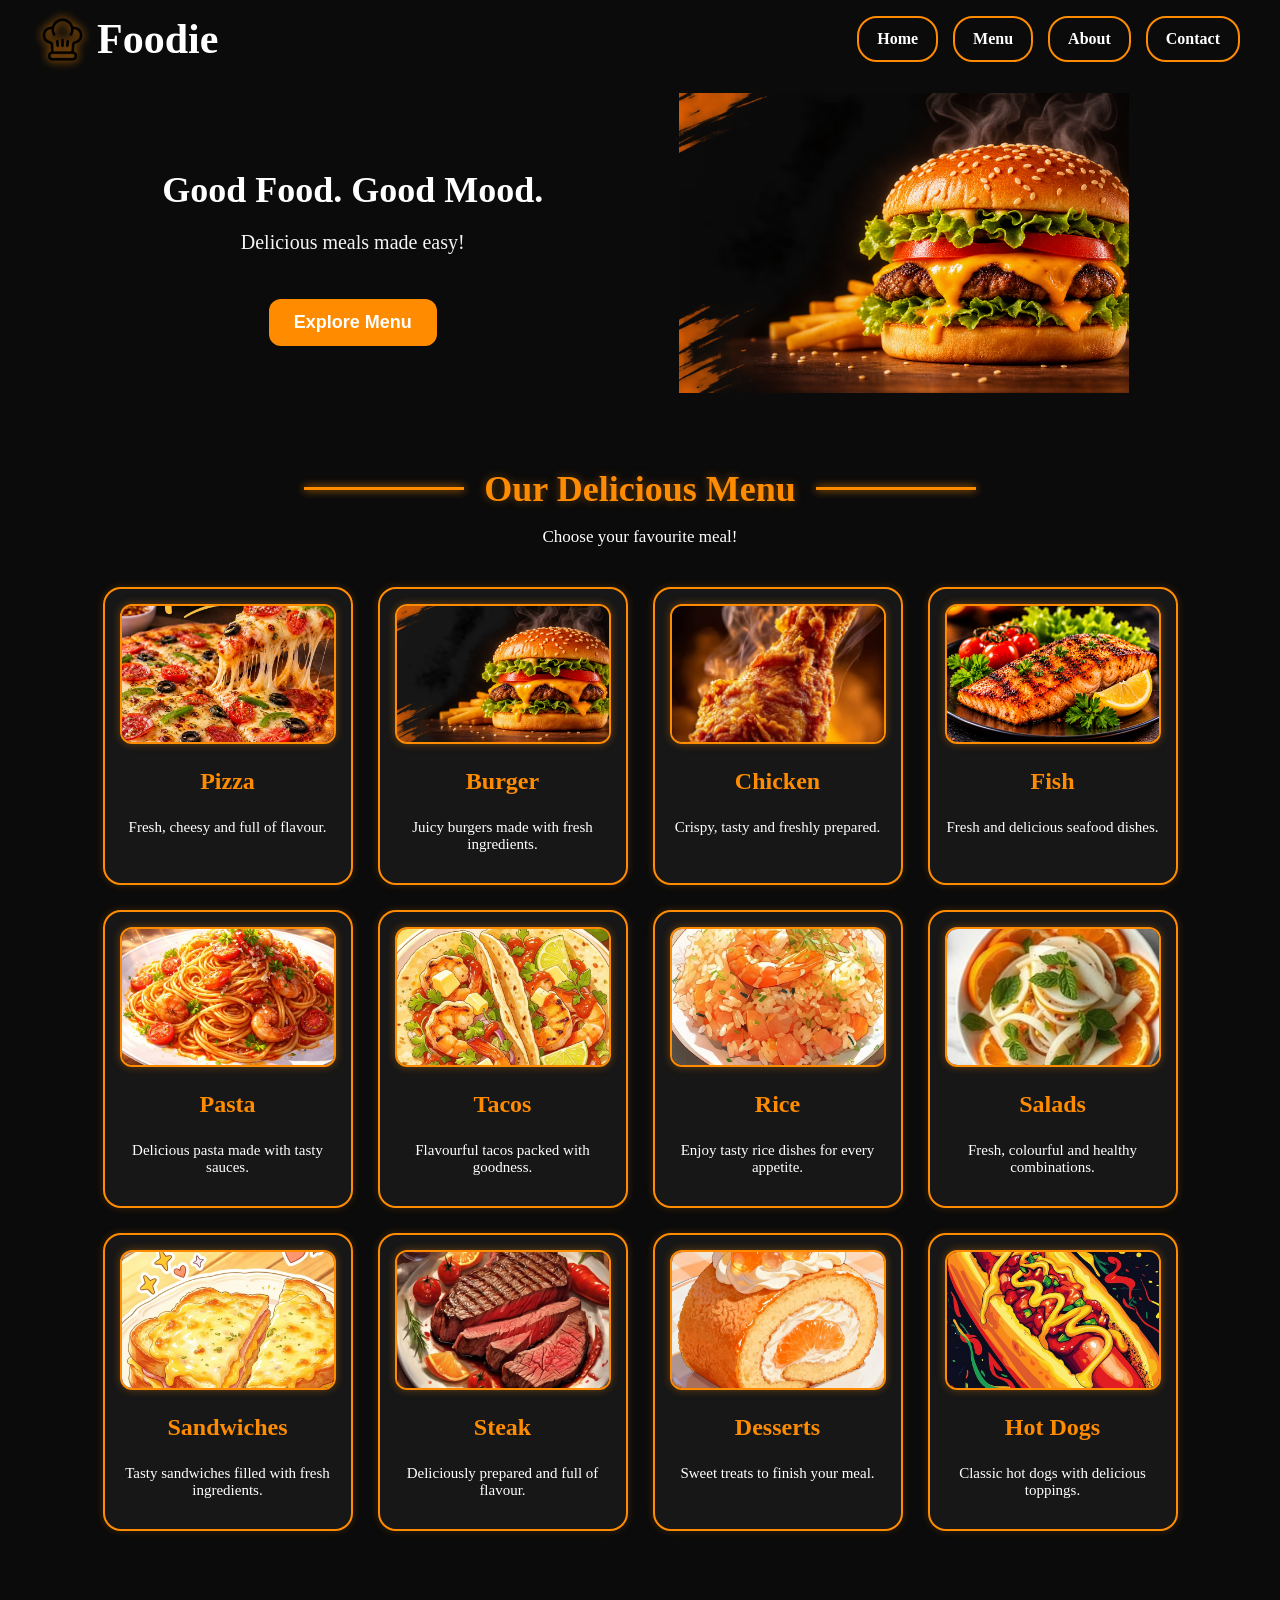
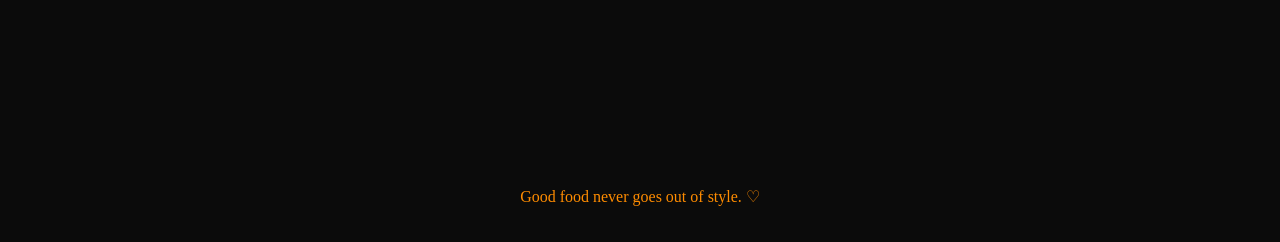
<file: index.html>
<!doctype html>
<html lang="en">
  <head>
    <meta charset="UTF-8" />
    <meta name="viewport" content="width=device-width, initial-scale=1.0" />

    <link href="styl.css" rel="stylesheet" />

    <title>Foodie</title>
  </head>

  <body>
    <!-- HEADER -->
    <header>
      <div class="container">
        <div class="logo">
          <img src="chef-hat.png" alt="Chef Hat" />
          <h1>Foodie</h1>
        </div>

        <nav>
          <ul>
            <li><a class="nav-button" href="#home">Home</a></li>
            <li><a class="nav-button" href="#menu">Menu</a></li>
            <li><a class="nav-button" href="about.html">About</a></li>
            <li><a class="nav-button" href="contact.html">Contact</a></li>
          </ul>
        </nav>
      </div>
    </header>

    <!-- HOME SECTION -->
    <section class="hero" id="home">
      <div class="hero-text">
        <h2>Good Food. Good Mood.</h2>

        <p>Delicious meals made easy!</p>

        <button
          class="explore-btn"
          type="button"
          onclick="
            document
              .getElementById('menu')
              .scrollIntoView({ behavior: 'smooth' })
          "
        >
          Explore Menu
        </button>
      </div>

      <div class="hero-image">
        <img
          src="Sizzling Gourmet Cheeseburger Banner (1).png"
          alt="Delicious Gourmet Cheeseburger"
        />
      </div>
    </section>

    <!-- MENU SECTION -->
    <section id="menu">
      <h2 class="menu-title">Our Delicious Menu</h2>

      <p class="menu-subtitle">Choose your favourite meal!</p>

      <div class="food-container">
        <!-- PIZZA -->
        <div class="food-card">
          <img
            src="Delicious Cheesy Pizza 🍕 _ Homemade Pizza Inspiration.jpg"
            alt="Delicious Pizza"
          />
          <h3>Pizza</h3>
          <p>Fresh, cheesy and full of flavour.</p>
        </div>

        <!-- BURGER -->
        <div class="food-card">
          <img
            src="Sizzling Gourmet Cheeseburger Banner (1).png"
            alt="Delicious Burger"
          />
          <h3>Burger</h3>
          <p>Juicy burgers made with fresh ingredients.</p>
        </div>

        <!-- CHICKEN -->
        <div class="food-card">
          <img
            src="Crispy Fried Chicken Leg Piece 🍗🔥 _ Juicy & Crunchy Chicken Recipe.jpg"
            alt="Crispy Fried Chicken"
          />
          <h3>Chicken</h3>
          <p>Crispy, tasty and freshly prepared.</p>
        </div>

        <!-- FISH -->
        <div class="food-card">
          <img src="fish.jpg" alt="Fish" />
          <h3>Fish</h3>
          <p>Fresh and delicious seafood dishes.</p>
        </div>

        <!-- PASTA -->
        <div class="food-card">
          <img src="pasta.jpg" alt="Pasta" />
          <h3>Pasta</h3>
          <p>Delicious pasta made with tasty sauces.</p>
        </div>

        <!-- TACOS -->
        <div class="food-card">
          <img src="taco.jpg" alt="Tacos" />
          <h3>Tacos</h3>
          <p>Flavourful tacos packed with goodness.</p>
        </div>

        <!-- RICE -->
        <div class="food-card">
          <img src="rice.jpg" alt="Rice" />
          <h3>Rice</h3>
          <p>Enjoy tasty rice dishes for every appetite.</p>
        </div>

        <!-- SALADS -->
        <div class="food-card">
          <img src="salad.jpg" alt="Salads" />
          <h3>Salads</h3>
          <p>Fresh, colourful and healthy combinations.</p>
        </div>

        <!-- SANDWICHES -->
        <div class="food-card">
          <img src="sandwitch.jpg" alt="Sandwiches" />
          <h3>Sandwiches</h3>
          <p>Tasty sandwiches filled with fresh ingredients.</p>
        </div>

        <!-- STEAK -->
        <div class="food-card">
          <img src="steak.jpg" alt="Steak" />
          <h3>Steak</h3>
          <p>Deliciously prepared and full of flavour.</p>
        </div>

        <!-- DESSERTS -->
        <div class="food-card">
          <img src="desert.jpg" alt="Desserts" />
          <h3>Desserts</h3>
          <p>Sweet treats to finish your meal.</p>
        </div>

        <!-- HOT DOGS -->
        <div class="food-card">
          <img src="hotdog.jpg" alt="Hot Dogs" />
          <h3>Hot Dogs</h3>
          <p>Classic hot dogs with delicious toppings.</p>
        </div>
      </div>
    </section>

    <!-- ABOUT SECTION -->
    <section id="about"></section>

    <!-- CONTACT SECTION -->
    <section id="contact"></section>

    <!-- FOOTER -->
    <footer>
      <p>Good food never goes out of style. ♡</p>
    </footer>

    <!-- JAVASCRIPT -->
    <script src="script.js"></script>
  </body>
</html>
</file>
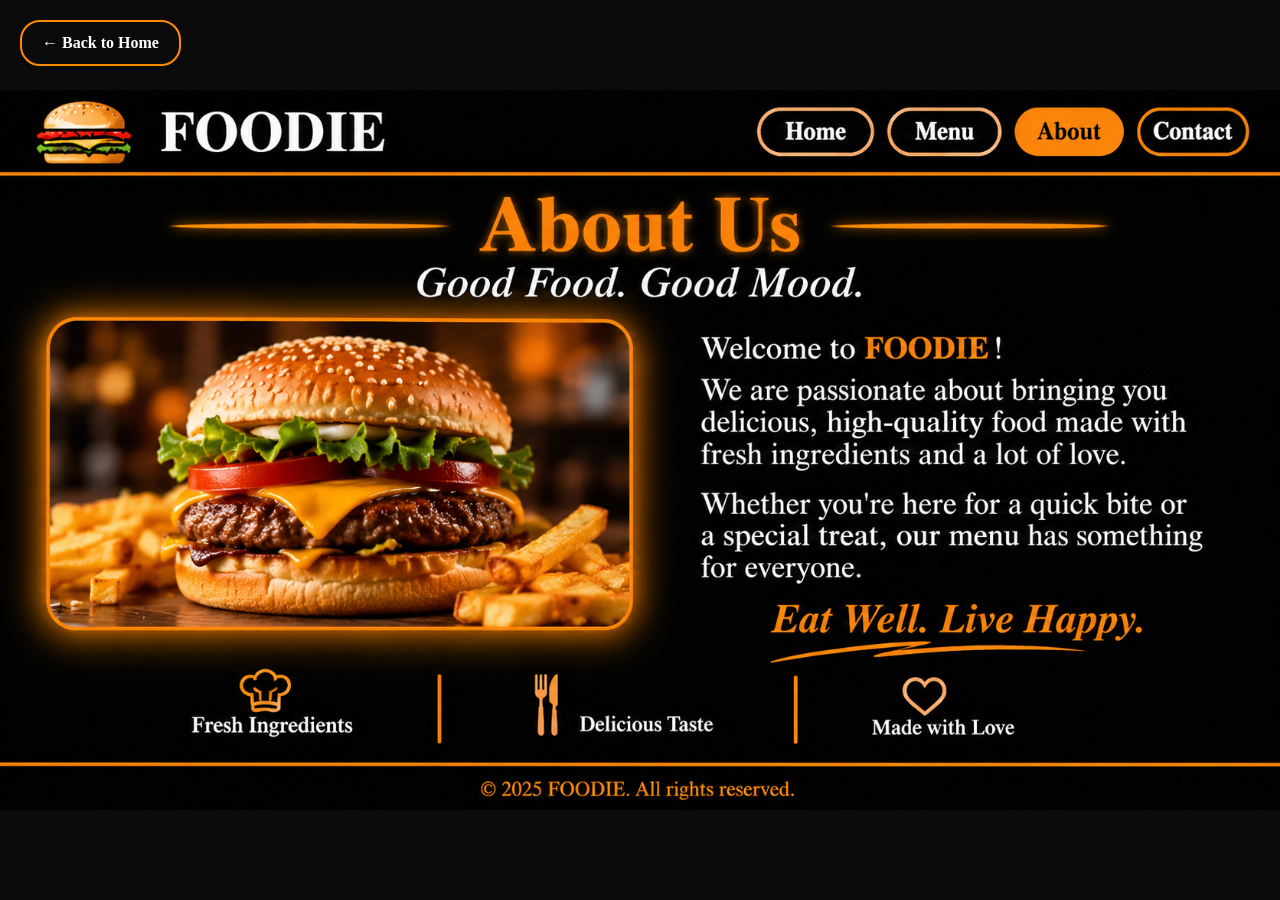
<file: about.html>
<!DOCTYPE html>
<html lang="en">

<head>
    <meta charset="UTF-8">
    <meta name="viewport" content="width=device-width, initial-scale=1.0">

    <title>FOODIE - About Us</title>

    <style>
        * {
            box-sizing: border-box;
        }

        body {
            margin: 0;
            padding: 0;
            background-color: #0b0b0b;
        }

        .back-button {
            position: fixed;
            top: 20px;
            left: 20px;
            z-index: 10;
            background-color: #0b0b0b;
            color: white;
            border: 2px solid #ff8c00;
            padding: 12px 20px;
            border-radius: 20px;
            text-decoration: none;
            font-weight: bold;
            font-family: Georgia, serif;
        }

        .back-button:hover {
            background-color: #ff8c00;
            color: black;
        }

        .about-image {
            width: 100%;
            min-height: 100vh;
            display: flex;
            justify-content: center;
            align-items: center;
        }

        .about-image img {
            width: 100%;
            height: 100vh;
            object-fit: contain;
            display: block;
        }
    </style>

</head>

<body>

    <a href="index.html" class="back-button">← Back to Home</a>

    <div class="about-image">

        <img src="FOODIE About Us Restaurant Showcase.png"
            alt="FOODIE About Us Restaurant Showcase">

    </div>

</body>

</html>
</file>
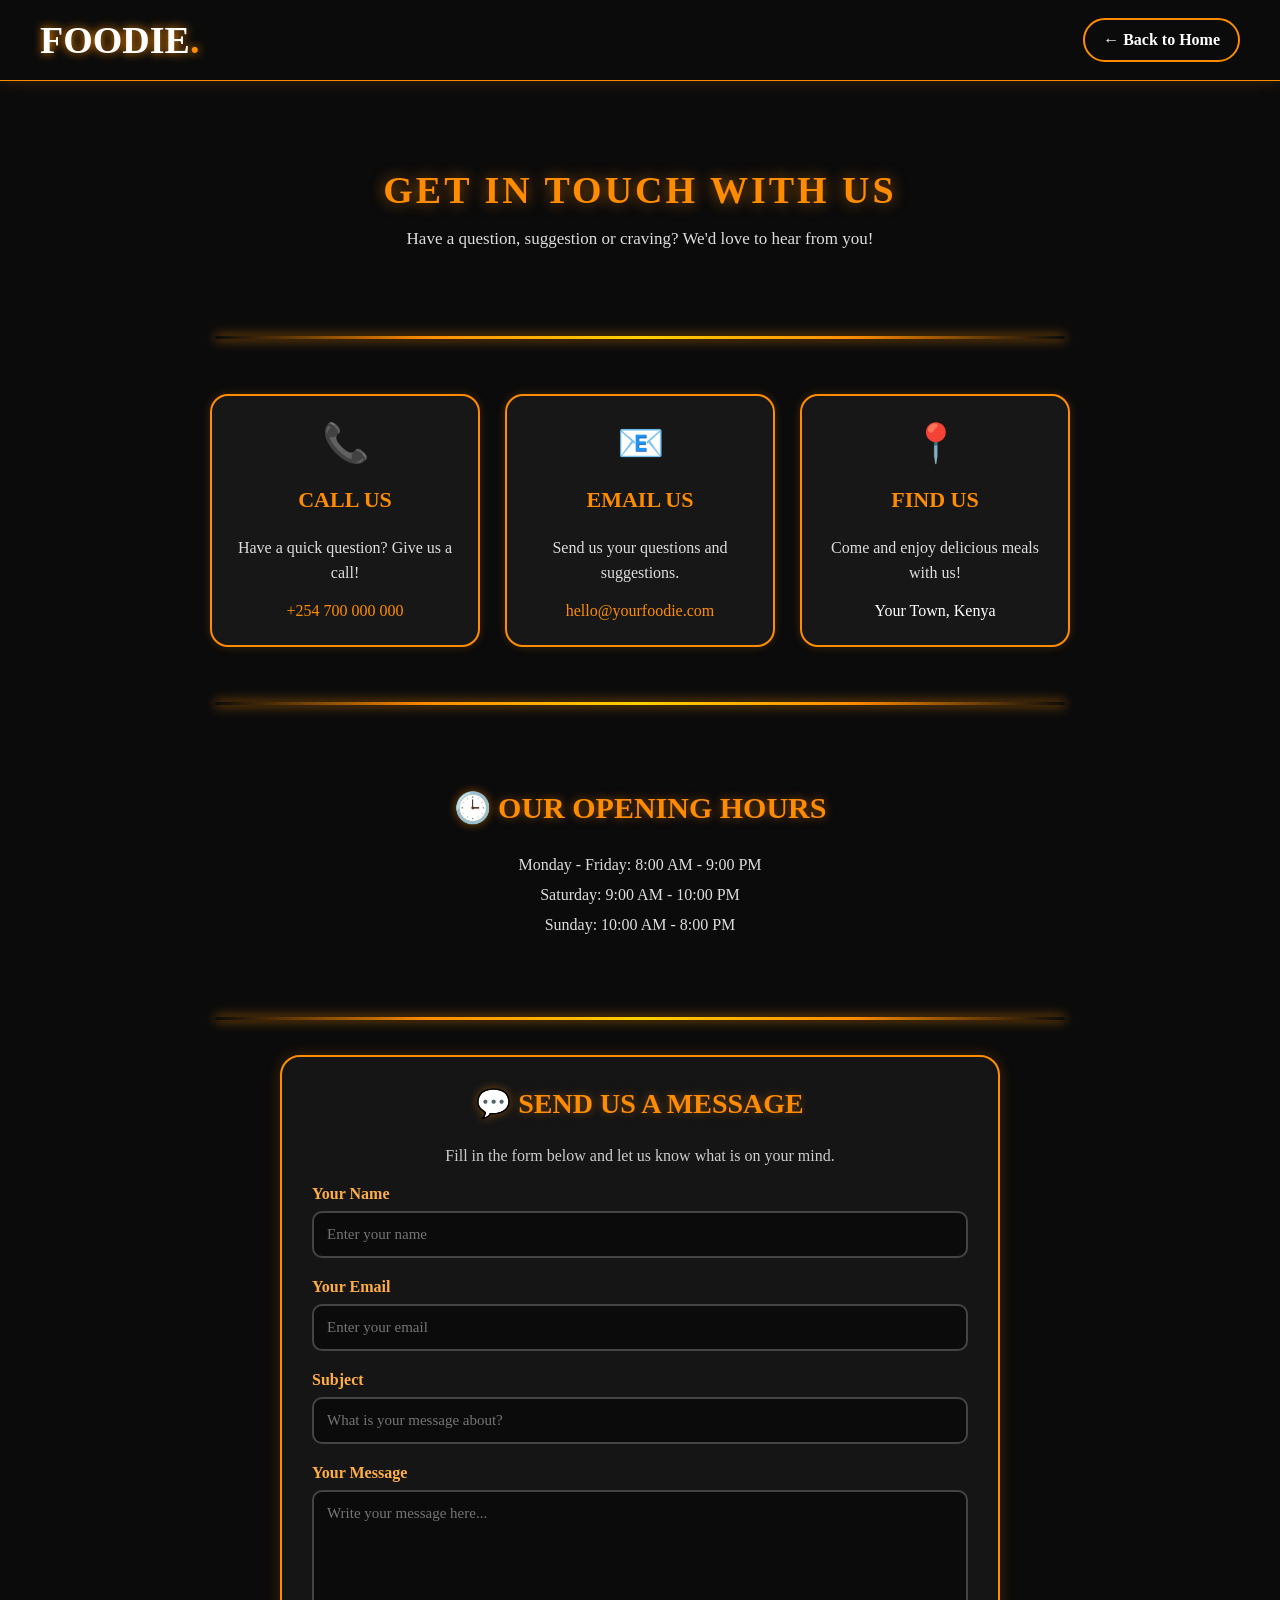
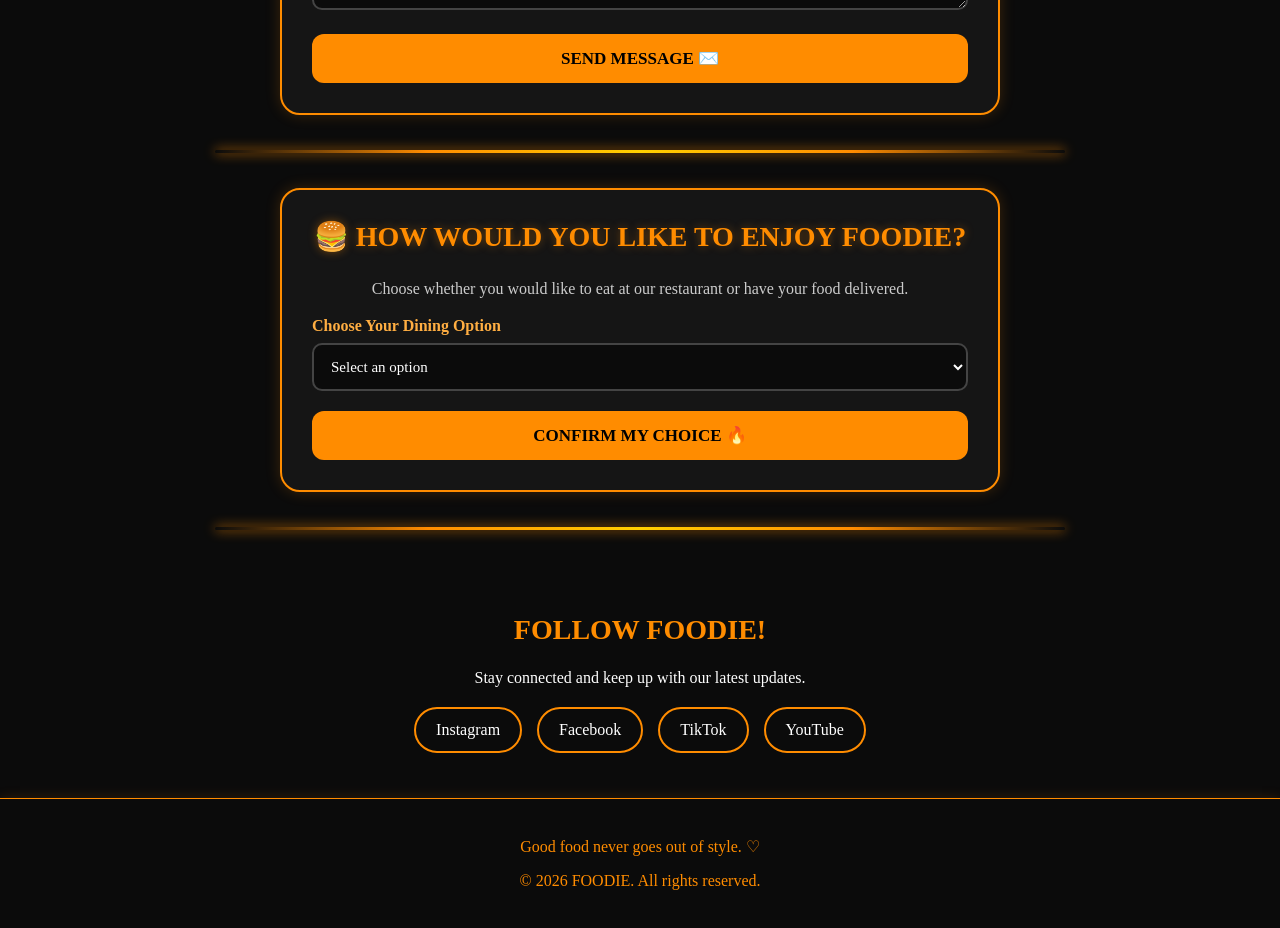
<file: contact.html>
<!DOCTYPE html>
<html lang="en">

<head>
    <meta charset="UTF-8">
    <meta name="viewport" content="width=device-width, initial-scale=1.0">

    <title>Foodie | Contact Us</title>

    <style>
        * {
            box-sizing: border-box;
        }

        html {
            scroll-behavior: smooth;
        }

        body {
            margin: 0;
            background: #0b0b0b;
            color: white;
            font-family: Georgia, serif;
        }

        /* HEADER */

        header {
            padding: 18px 40px;
            display: flex;
            align-items: center;
            justify-content: space-between;
            border-bottom: 1px solid #ff8c00;
            box-shadow: 0 0 15px rgba(255, 140, 0, 0.2);
        }

        .logo {
            display: flex;
            align-items: center;
            gap: 12px;
        }

        .logo h1 {
            margin: 0;
            font-size: 38px;
            color: white;
            text-shadow: 0 0 10px #ff8c00;
        }

        .logo span {
            color: #ff8c00;
        }

        .back-button {
            text-decoration: none;
            color: white;
            border: 2px solid #ff8c00;
            padding: 11px 18px;
            border-radius: 25px;
            transition: 0.3s;
            font-weight: bold;
        }

        .back-button:hover {
            background: #ff8c00;
            color: black;
            box-shadow: 0 0 15px #ff8c00;
        }

        /* HERO */

        .contact-hero {
            text-align: center;
            padding: 55px 20px 35px;
        }

        .contact-hero h2 {
            color: #ff8c00;
            font-size: 38px;
            letter-spacing: 3px;
            text-shadow: 0 0 15px rgba(255, 140, 0, 0.6);
            margin-bottom: 12px;
        }

        .contact-hero p {
            color: #ddd;
            font-size: 17px;
        }

        /* SECTION DIVIDERS */

        .section-divider {
            width: 75%;
            max-width: 850px;
            height: 3px;
            margin: 35px auto;
            border-radius: 10px;

            background: linear-gradient(
                90deg,
                transparent,
                #ff8c00,
                #ffd000,
                #ff8c00,
                transparent
            );

            box-shadow: 0 0 12px #ff8c00;
            animation: dividerGlow 2s infinite alternate;
        }

        @keyframes dividerGlow {
            from {
                opacity: 0.55;
                box-shadow: 0 0 5px #ff8c00;
            }

            to {
                opacity: 1;
                box-shadow: 0 0 18px #ff8c00;
            }
        }

        /* CONTACT CARDS */

        .contact-cards {
            display: flex;
            justify-content: center;
            flex-wrap: wrap;
            gap: 25px;
            padding: 20px;
        }

        .contact-card {
            width: 270px;
            background: #171717;
            border: 2px solid #ff8c00;
            border-radius: 18px;
            padding: 25px 18px;
            text-align: center;

            box-shadow: 0 0 10px rgba(255, 140, 0, 0.2);

            transition: transform 0.35s ease,
                        box-shadow 0.35s ease;

            animation: cardAppear 0.8s ease both;
        }

        .contact-card:hover {
            transform: translateY(-10px);
            box-shadow: 0 0 22px rgba(255, 140, 0, 0.65);
        }

        .contact-card .emoji {
            font-size: 38px;
        }

        .contact-card h3 {
            color: #ff8c00;
            font-size: 22px;
        }

        .contact-card p {
            color: #ddd;
            line-height: 1.6;
            overflow-wrap: anywhere;
        }

        .contact-card a {
            color: #ff8c00;
            text-decoration: none;
        }

        @keyframes cardAppear {
            from {
                opacity: 0;
                transform: translateY(20px);
            }

            to {
                opacity: 1;
                transform: translateY(0);
            }
        }

        /* OPENING HOURS */

        .opening-hours {
            text-align: center;
            padding: 25px 20px;
        }

        .opening-hours h2 {
            color: #ff8c00;
            font-size: 30px;
            text-shadow: 0 0 10px rgba(255, 140, 0, 0.5);
        }

        .opening-hours p {
            color: #ddd;
            line-height: 1.9;
        }

        /* FORMS */

        .form-section {
            width: 90%;
            max-width: 720px;
            margin: 35px auto;
            padding: 30px;

            background: #151515;
            border: 2px solid #ff8c00;
            border-radius: 20px;

            box-shadow: 0 0 15px rgba(255, 140, 0, 0.2);
        }

        .form-section h2 {
            text-align: center;
            color: #ff8c00;
            font-size: 28px;
            margin-top: 0;
            text-shadow: 0 0 10px rgba(255, 140, 0, 0.4);
        }

        .form-section > p {
            text-align: center;
            color: #ccc;
            line-height: 1.6;
        }

        .form-group {
            margin-bottom: 20px;
        }

        .form-group label {
            display: block;
            margin-bottom: 8px;
            color: #ffae42;
            font-weight: bold;
        }

        input,
        textarea,
        select {
            width: 100%;
            padding: 13px;
            border: 2px solid #444;
            border-radius: 10px;
            background: #0b0b0b;
            color: white;
            font-family: Georgia, serif;
            font-size: 15px;
            transition: 0.3s ease;
        }

        input:focus,
        textarea:focus,
        select:focus {
            outline: none;
            border-color: #ff8c00;
            box-shadow: 0 0 14px #ff8c00;
            background: #1c1c1c;
        }

        textarea {
            min-height: 120px;
            resize: vertical;
        }

        select option {
            background: #171717;
            color: white;
        }

        /* FORM BUTTONS */

        .submit-btn {
            display: block;
            width: 100%;
            padding: 14px;
            border: none;
            border-radius: 12px;

            background: #ff8c00;
            color: black;

            font-size: 17px;
            font-weight: bold;
            font-family: Georgia, serif;

            cursor: pointer;
            transition: 0.3s;
        }

        .submit-btn:hover {
            background: #ffae42;
            transform: translateY(-3px);
            box-shadow: 0 0 18px #ff8c00;
        }

        /* DELIVERY LOCATION */

        #deliveryLocation {
            display: none;
            margin-top: 20px;
            padding: 20px;

            border: 1px solid #ff8c00;
            border-radius: 15px;
            background: #1c1c1c;

            animation: cardAppear 0.4s ease;
        }

        #deliveryLocation h3 {
            color: #ff8c00;
        }

        /* CONFIRMATION MESSAGE */

        .confirmation {
            display: none;
            margin-top: 20px;
            padding: 15px;
            text-align: center;

            color: #ffae42;
            background: #252015;
            border: 1px solid #ff8c00;
            border-radius: 12px;

            animation: confirmationAppear 0.5s ease;
        }

        @keyframes confirmationAppear {
            from {
                opacity: 0;
                transform: scale(0.9);
            }

            to {
                opacity: 1;
                transform: scale(1);
            }
        }

        /* SOCIAL MEDIA */

        .social-section {
            text-align: center;
            padding: 25px 20px 45px;
        }

        .social-section h2 {
            color: #ff8c00;
            font-size: 28px;
        }

        .social-links {
            display: flex;
            justify-content: center;
            flex-wrap: wrap;
            gap: 15px;
            margin-top: 20px;
        }

        .social-links a {
            text-decoration: none;
            color: white;
            border: 2px solid #ff8c00;
            padding: 12px 20px;
            border-radius: 25px;
            transition: 0.3s;
        }

        .social-links a:hover {
            background: #ff8c00;
            color: black;
            box-shadow: 0 0 15px #ff8c00;
            transform: translateY(-4px);
        }

        /* BACK TO TOP */

        #backToTop {
            position: fixed;
            bottom: 25px;
            right: 25px;

            width: 48px;
            height: 48px;

            border: 2px solid #ff8c00;
            border-radius: 50%;

            background: #171717;
            color: #ff8c00;

            font-size: 24px;
            cursor: pointer;

            display: none;
            z-index: 100;

            box-shadow: 0 0 12px rgba(255, 140, 0, 0.4);
            transition: 0.3s;
        }

        #backToTop:hover {
            background: #ff8c00;
            color: black;
            box-shadow: 0 0 20px #ff8c00;
        }

        /* FOOTER */

        footer {
            text-align: center;
            padding: 22px;
            border-top: 1px solid #ff8c00;
            color: #ff8c00;
            box-shadow: 0 0 12px rgba(255, 140, 0, 0.15);
        }

        /* MOBILE */

        @media (max-width: 650px) {

            header {
                flex-direction: column;
                gap: 20px;
                padding: 20px;
            }

            .contact-hero h2 {
                font-size: 27px;
            }

            .form-section {
                padding: 20px;
            }

            .contact-card {
                width: 90%;
                max-width: 320px;
            }

            .section-divider {
                width: 90%;
            }
        }

    </style>
</head>


<body>

    <!-- HEADER -->

    <header>

        <div class="logo">
            <h1>FOODIE<span>.</span></h1>
        </div>

        <a href="index.html" class="back-button">
            ← Back to Home
        </a>

    </header>


    <!-- HERO -->

    <section class="contact-hero">

        <h2>GET IN TOUCH WITH US</h2>

        <p>
            Have a question, suggestion or craving?
            We'd love to hear from you!
        </p>

    </section>


    <div class="section-divider"></div>


    <!-- CONTACT INFORMATION -->

    <section class="contact-cards">

        <div class="contact-card">

            <div class="emoji">📞</div>

            <h3>CALL US</h3>

            <p>
                Have a quick question?
                Give us a call!
            </p>

            <a href="tel:+254700000000">
                +254 700 000 000
            </a>

        </div>


        <div class="contact-card">

            <div class="emoji">📧</div>

            <h3>EMAIL US</h3>

            <p>
                Send us your questions
                and suggestions.
            </p>

            <a href="mailto:hello@yourfoodie.com">
                hello@yourfoodie.com
            </a>

        </div>


        <div class="contact-card">

            <div class="emoji">📍</div>

            <h3>FIND US</h3>

            <p>
                Come and enjoy delicious
                meals with us!
            </p>

            <span>Your Town, Kenya</span>

        </div>

    </section>


    <div class="section-divider"></div>


    <!-- OPENING HOURS -->

    <section class="opening-hours">

        <h2>🕒 OUR OPENING HOURS</h2>

        <p>
            Monday - Friday: 8:00 AM - 9:00 PM
            <br>
            Saturday: 9:00 AM - 10:00 PM
            <br>
            Sunday: 10:00 AM - 8:00 PM
        </p>

    </section>


    <div class="section-divider"></div>


    <!-- MESSAGE FORM -->

    <section class="form-section">

        <h2>💬 SEND US A MESSAGE</h2>

        <p>
            Fill in the form below and let us know
            what is on your mind.
        </p>

        <form id="messageForm">

            <div class="form-group">

                <label for="customerName">Your Name</label>

                <input
                    type="text"
                    id="customerName"
                    placeholder="Enter your name"
                    required
                >

            </div>


            <div class="form-group">

                <label for="customerEmail">Your Email</label>

                <input
                    type="email"
                    id="customerEmail"
                    placeholder="Enter your email"
                    required
                >

            </div>


            <div class="form-group">

                <label for="subject">Subject</label>

                <input
                    type="text"
                    id="subject"
                    placeholder="What is your message about?"
                    required
                >

            </div>


            <div class="form-group">

                <label for="message">Your Message</label>

                <textarea
                    id="message"
                    placeholder="Write your message here..."
                    required
                ></textarea>

            </div>


            <button type="submit" class="submit-btn">
                SEND MESSAGE ✉️
            </button>

        </form>

        <div class="confirmation" id="messageConfirmation">
            Thank you! Your message has been recorded in this demo.
        </div>

    </section>


    <div class="section-divider"></div>


    <!-- DINING AND DELIVERY FORM -->

    <section class="form-section">

        <h2>🍔 HOW WOULD YOU LIKE TO ENJOY FOODIE?</h2>

        <p>
            Choose whether you would like to eat at our
            restaurant or have your food delivered.
        </p>


        <form id="diningForm">

            <div class="form-group">

                <label for="diningChoice">
                    Choose Your Dining Option
                </label>

                <select id="diningChoice" required>

                    <option value="">Select an option</option>

                    <option value="Restaurant">
                        🍽️ Eat at the Restaurant
                    </option>

                    <option value="Delivery">
                        🛵 Deliver to My Home
                    </option>

                </select>

            </div>


            <!-- DELIVERY ADDRESS -->

            <div id="deliveryLocation">

                <h3>📍 WHERE SHOULD WE DELIVER?</h3>

                <div class="form-group">

                    <label for="homeAddress">
                        Estate / Area / Location
                    </label>

                    <input
                        type="text"
                        id="homeAddress"
                        placeholder="E.g. Kilimani, Nairobi"
                    >

                </div>


                <div class="form-group">

                    <label for="buildingDetails">
                        Building / House Number
                    </label>

                    <input
                        type="text"
                        id="buildingDetails"
                        placeholder="E.g. Apartment name and house number"
                    >

                </div>


                <div class="form-group">

                    <label for="deliveryInstructions">
                        Delivery Instructions (Optional)
                    </label>

                    <textarea
                        id="deliveryInstructions"
                        placeholder="Any directions that could help us find you?"
                    ></textarea>

                </div>

            </div>


            <button type="submit" class="submit-btn">
                CONFIRM MY CHOICE 🔥
            </button>

        </form>


        <div class="confirmation" id="diningConfirmation"></div>

    </section>


    <div class="section-divider"></div>


    <!-- SOCIAL MEDIA -->

    <section class="social-section">

        <h2>FOLLOW FOODIE!</h2>

        <p>
            Stay connected and keep up with our latest updates.
        </p>

        <div class="social-links">

            <a href="https://www.instagram.com/" target="_blank">
                Instagram
            </a>

            <a href="https://www.facebook.com/" target="_blank">
                Facebook
            </a>

            <a href="https://www.tiktok.com/" target="_blank">
                TikTok
            </a>

            <a href="https://www.youtube.com/" target="_blank">
                YouTube
            </a>

        </div>

    </section>


    <!-- BACK TO TOP BUTTON -->

    <button id="backToTop" title="Back to Top">
        ↑
    </button>


    <!-- FOOTER -->

    <footer>

        <p>
            Good food never goes out of style. ♡
        </p>

        <p>
            © 2026 FOODIE. All rights reserved.
        </p>

    </footer>


    <!-- JAVASCRIPT -->

    <script>

        // MESSAGE FORM

        const messageForm = document.getElementById("messageForm");

        const messageConfirmation =
            document.getElementById("messageConfirmation");


        messageForm.addEventListener("submit", function(event) {

            event.preventDefault();

            messageConfirmation.style.display = "block";

            messageConfirmation.textContent =
                "Thank you! Your message has been recorded in this demo.";

            messageForm.reset();

            messageConfirmation.scrollIntoView({
                behavior: "smooth",
                block: "center"
            });

        });


        // SHOW OR HIDE DELIVERY ADDRESS

        const diningChoice =
            document.getElementById("diningChoice");

        const deliveryLocation =
            document.getElementById("deliveryLocation");

        const homeAddress =
            document.getElementById("homeAddress");

        const buildingDetails =
            document.getElementById("buildingDetails");


        diningChoice.addEventListener("change", function() {

            if (diningChoice.value === "Delivery") {

                deliveryLocation.style.display = "block";

                homeAddress.required = true;

                buildingDetails.required = true;

            } else {

                deliveryLocation.style.display = "none";

                homeAddress.required = false;

                buildingDetails.required = false;

            }

        });


        // DINING FORM

        const diningForm =
            document.getElementById("diningForm");

        const diningConfirmation =
            document.getElementById("diningConfirmation");


        diningForm.addEventListener("submit", function(event) {

            event.preventDefault();

            if (diningChoice.value === "Restaurant") {

                diningConfirmation.textContent =
                    "Excellent choice! We look forward to welcoming you at FOODIE! 🍽️";

            } else {

                diningConfirmation.textContent =
                    "Great! Your delivery location has been recorded in this demo. 🛵";

            }

            diningConfirmation.style.display = "block";

            diningForm.reset();

            deliveryLocation.style.display = "none";

            homeAddress.required = false;

            buildingDetails.required = false;

            diningConfirmation.scrollIntoView({
                behavior: "smooth",
                block: "center"
            });

        });


        // BACK TO TOP BUTTON

        const backToTop =
            document.getElementById("backToTop");


        window.addEventListener("scroll", function() {

            if (window.scrollY > 300) {

                backToTop.style.display = "block";

            } else {

                backToTop.style.display = "none";

            }

        });


        backToTop.addEventListener("click", function() {

            window.scrollTo({
                top: 0,
                behavior: "smooth"
            });

        });

    </script>

</body>

</html>
</file>
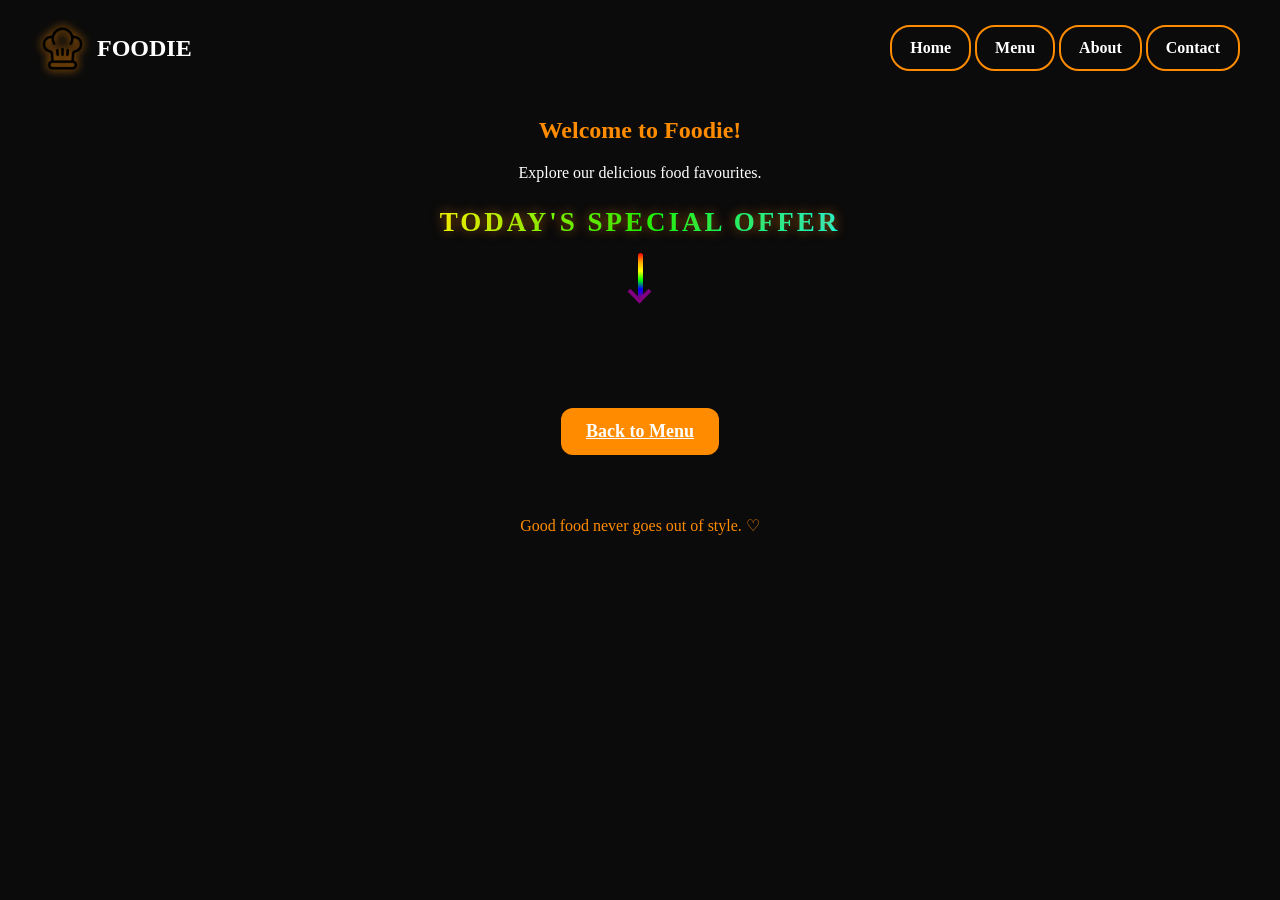
<file: food.html>
<!DOCTYPE html>
<html lang="en">

<head>
    <meta charset="UTF-8">
    <meta name="viewport" content="width=device-width, initial-scale=1.0">
    <title>Foodie - Food Favourites</title>

    <link href="styl.css" rel="stylesheet">
</head>

<body>

    <!-- HEADER -->
    <header class="container">

        <div class="logo">
            <img src="chef-hat.png" alt="Foodie Chef Hat">
            <h2>FOODIE</h2>
        </div>

        <nav>
            <a href="index.html#home" class="nav-button">Home</a>
            <a href="index.html#menu" class="nav-button">Menu</a>
            <a href="about.html" class="nav-button">About</a>
            <a href="contact.html" class="nav-button">Contact</a>
        </nav>

    </header>


    <!-- FOOD SECTION -->
    <section class="food-section">

        <!-- FOOD HEADING -->
        <h1 id="food-heading"
            style="display: block; color: #ff8c00; text-align: center;">
        </h1>

        <p id="food-description"
            style="display: block; text-align: center;">
        </p>


        <!-- SPECIAL OFFER -->
        <div class="special-offer">

            <h2>TODAY'S SPECIAL OFFER</h2>

            <!-- RAINBOW ARROW POINTING DOWN -->
            <div class="rainbow-line"></div>

        </div>


        <!-- PIZZA IMAGE -->
        <div id="pizza-image-container"
            style="text-align: center; display: none; padding: 0 20px 20px;">

            <img src="Neon Pizza Trio Menu.png"
                alt="Margherita, Pepperoni and Vegetable Pizza"
                style="width: 90%; max-width: 1000px; border-radius: 18px;">

        </div>


        <!-- BURGER IMAGE -->
        <div id="burger-image-container"
            style="text-align: center; display: none; padding: 0 20px 20px;">

            <img src="Neon Burger Favourites Menu.png"
                alt="Classic Burger, Bacon Burger and Chicken Burger"
                style="width: 90%; max-width: 1000px; border-radius: 18px;">

        </div>


        <!-- CHICKEN IMAGE -->
        <div id="chicken-image-container"
            style="text-align: center; display: none; padding: 0 20px 20px;">

            <img src="Neon Chicken Favourites Feast.png"
                alt="Chicken Strips, Chicken Drumsticks and Chicken Burger"
                style="width: 90%; max-width: 1000px; border-radius: 18px;">

        </div>


        <!-- TEXT-ONLY FOOD TYPES -->
        <div class="food-container" id="food-types"></div>


        <!-- BACK TO MENU BUTTON -->
        <a href="index.html#menu" class="explore-btn">
            Back to Menu
        </a>

    </section>


    <!-- FOOTER -->
    <footer>
        <p>Good food never goes out of style. ♡</p>
    </footer>


    <!-- JAVASCRIPT -->
    <script src="food.js"></script>

</body>

</html>
</file>
<file: styl.css>
* {
    box-sizing: border-box;
}

html {
    scroll-behavior: smooth;
}

body {
    margin: 0;
    padding: 0;
    background-color: #0b0b0b;
    color: white;
    font-family: Georgia, serif;
}

/* CONTAINER */

.container {
    display: flex;
    align-items: center;
    justify-content: space-between;
    padding: 15px 40px;
    gap: 25px;
}

/* LOGO */

.logo {
    display: flex;
    align-items: center;
    gap: 12px;
}

.logo img {
    width: 45px;
    height: auto;
    filter: drop-shadow(0 0 5px #ff8c00);
}

.logo h1 {
    font-size: 42px;
    color: white;
    margin: 0;
}

/* NAVIGATION */

nav ul {
    display: flex;
    align-items: center;
    list-style: none;
    gap: 15px;
    margin: 0;
    padding: 0;
}

.nav-button {
    display: inline-block;
    background-color: #0b0b0b;
    border: 2px solid #ff8c00;
    color: white;
    text-decoration: none;
    font-weight: bold;
    padding: 12px 18px;
    border-radius: 20px;
    transition: 0.3s;
}

.nav-button:hover {
    background-color: #ff8c00;
    color: black;
    box-shadow: 0 0 15px #ff8c00;
}

/* HERO SECTION */

.hero {
    display: flex;
    align-items: center;
    justify-content: center;
    padding: 10px 50px 20px;
    gap: 20px;
    min-height: 340px;
}

.hero-text {
    width: 48%;
    text-align: center;
}

.hero h2 {
    font-size: 36px;
    color: white;
    margin-bottom: 15px;
}

.hero p {
    font-size: 20px;
    color: #f5f5f5;
}

/* EXPLORE BUTTON */

.explore-btn {
    background-color: #ff8c00;
    color: white;
    padding: 13px 25px;
    border: none;
    border-radius: 12px;
    font-size: 18px;
    font-weight: bold;
    margin-top: 25px;
    cursor: pointer;
    transition: 0.3s;
}

.explore-btn:hover {
    background-color: #e67300;
    transform: scale(1.05);
    box-shadow: 0 0 15px #ff8c00;
}

/* HERO IMAGE */

.hero-image {
    width: 42%;
    margin-left: 0;
    margin-right: 5%;
    overflow: hidden;
    border-radius: 20px;
    display: flex;
    justify-content: center;
    align-items: center;
}

.hero-image img {
    width: 100%;
    max-width: 450px;
    height: auto;
    display: block;
    margin: 0;
}

/* MENU SECTION */

#menu {
    padding: 20px 40px;
}

.menu-title {
    display: flex;
    align-items: center;
    justify-content: center;
    gap: 20px;
    color: #ff8c00;
    font-size: 36px;
    margin-bottom: 10px;
    text-shadow: 0 0 10px rgba(255, 140, 0, 0.4);
}

.menu-title::before,
.menu-title::after {
    content: "";
    flex: 1;
    max-width: 160px;
    height: 3px;
    background-color: #ff8c00;
    box-shadow: 0 0 8px #ff8c00;
}

.menu-subtitle {
    text-align: center;
    color: white;
    font-size: 17px;
    margin-bottom: 25px;
}

/* MAIN MENU FOOD CARDS */

.food-container {
    display: flex;
    justify-content: center;
    align-items: stretch;
    flex-wrap: wrap;
    gap: 25px;
    padding: 15px 20px 40px;
}

.food-card {
    background-color: #171717;
    border: 2px solid #ff8c00;
    border-radius: 18px;
    width: 250px;
    padding: 15px;
    text-align: center;
    transition: 0.3s;
    box-shadow: 0 0 8px rgba(255, 140, 0, 0.2);
}

.food-card:hover {
    transform: translateY(-8px);
    box-shadow: 0 0 15px #ff8c00;
}

.food-card img {
    width: 100%;
    height: 140px;
    object-fit: cover;
    border: 2px solid #ff8c00;
    border-radius: 12px;
    display: block;
    box-shadow: 0 0 8px rgba(255, 140, 0, 0.35);
}

.food-card h3 {
    color: #ff8c00;
    font-size: 24px;
}

.food-card p {
    color: white;
    font-size: 15px;
}

/* FOOD DETAILS TEXT CARDS */

#food-types.food-container {
    display: grid !important;
    grid-template-columns: repeat(3, minmax(0, 1fr)) !important;
    justify-content: center;
    align-items: stretch;
    gap: 30px !important;
    width: 92% !important;
    max-width: 1200px !important;
    margin: 45px auto !important;
    padding: 10px !important;
}

#food-types > div {
    display: flex;
    flex-direction: column;
    justify-content: center;
    width: 100% !important;
    min-width: 0;
    min-height: 190px !important;
    padding: 30px 22px !important;
    box-sizing: border-box;
    background-color: #171717;
    border: 2px solid #ff8c00;
    border-radius: 18px;
    text-align: center;
    box-shadow: 0 0 10px rgba(255, 140, 0, 0.2);
    transition: 0.3s;
}

#food-types > div:hover {
    transform: translateY(-7px);
    box-shadow: 0 0 18px #ff8c00;
}

#food-types h2 {
    color: #ff8c00;
    font-size: 23px;
    margin: 0 0 15px;
    overflow-wrap: break-word;
}

#food-types p {
    color: white;
    font-size: 16px;
    line-height: 1.7;
    margin: 0;
}

/* RAINBOW SPECIAL OFFER */

.special-offer {
    text-align: center;
    margin: 25px auto 10px;
}

.special-offer h2 {
    font-size: 27px;
    font-weight: bold;
    margin: 0 0 15px;
    letter-spacing: 3px;

    background: linear-gradient(
        90deg,
        red,
        orange,
        yellow,
        lime,
        cyan,
        blue,
        violet
    );

    -webkit-background-clip: text;
    background-clip: text;
    color: transparent;

    text-shadow: 0 0 12px rgba(255, 140, 0, 0.6);
}

/* RAINBOW ARROW */

.rainbow-line {
    width: 5px;
    height: 45px;
    margin: auto;

    background: linear-gradient(
        to bottom,
        red,
        orange,
        yellow,
        lime,
        blue,
        purple
    );

    border-radius: 10px;
    position: relative;
}

.rainbow-line::after {
    content: "";
    position: absolute;
    bottom: -2px;
    left: -7px;
    width: 13px;
    height: 13px;

    border-right: 4px solid purple;
    border-bottom: 4px solid purple;

    transform: rotate(45deg);
}

/* BACK TO MENU BUTTON */

.food-section > .explore-btn {
    display: block;
    width: fit-content;
    margin: 25px auto;
    text-align: center;
}

/* ABOUT AND CONTACT */

#about,
#contact {
    padding: 40px;
}

/* GLOWING SECTION DIVIDERS */

.section-divider {
    width: 80%;
    height: 2px;
    margin: 30px auto;
    background: linear-gradient(
        90deg,
        transparent,
        #ff8c00,
        #ffd000,
        #ff8c00,
        transparent
    );
    box-shadow: 0 0 12px #ff8c00;
    border-radius: 10px;
}

/* CONTACT CARD ANIMATIONS */

.contact-card {
    transition: transform 0.35s ease, box-shadow 0.35s ease;
    animation: cardAppear 0.8s ease both;
}

.contact-card:hover {
    transform: translateY(-8px);
    box-shadow: 0 0 20px rgba(255, 140, 0, 0.6);
}

@keyframes cardAppear {
    from {
        opacity: 0;
        transform: translateY(15px);
    }

    to {
        opacity: 1;
        transform: translateY(0);
    }
}

/* GLOWING FORM INPUTS */

input,
textarea,
select {
    transition: 0.3s ease;
}

input:focus,
textarea:focus,
select:focus {
    outline: none;
    border: 2px solid #ff8c00 !important;
    box-shadow: 0 0 12px #ff8c00;
    background-color: #1c1c1c;
}

/* FORM BUTTON EFFECTS */

button,
input[type="submit"] {
    transition: 0.3s ease;
}

button:hover,
input[type="submit"]:hover {
    box-shadow: 0 0 15px #ff8c00;
    transform: translateY(-2px);
}

/* FOOTER */

footer {
    text-align: center;
    padding: 20px;
    color: #ff8c00;
    font-size: 16px;
}

/* SMALL SCREEN SUPPORT */

@media (max-width: 850px) {

    .container {
        flex-direction: column;
    }

    nav ul {
        flex-wrap: wrap;
        justify-content: center;
    }

    .hero {
        flex-direction: column;
        padding: 20px;
    }

    .hero-text,
    .hero-image {
        width: 100%;
        margin: 0;
    }

    .food-card {
        width: 90%;
        max-width: 300px;
    }

    #food-types.food-container {
        grid-template-columns: repeat(2, minmax(0, 1fr)) !important;
    }

    .menu-title {
        font-size: 27px;
        gap: 10px;
    }

    .menu-title::before,
    .menu-title::after {
        max-width: 70px;
    }

    .special-offer h2 {
        font-size: 19px;
    }
}

/* PHONE SCREEN SUPPORT */

@media (max-width: 550px) {

    .container {
        padding: 15px;
    }

    #menu {
        padding: 20px 10px;
    }

    #food-types.food-container {
        grid-template-columns: 1fr !important;
        width: 90% !important;
        gap: 22px !important;
    }

    #food-types > div {
        min-height: 160px !important;
    }

    .food-card {
        width: 90%;
    }

    .hero h2 {
        font-size: 29px;
    }
}
</file>
